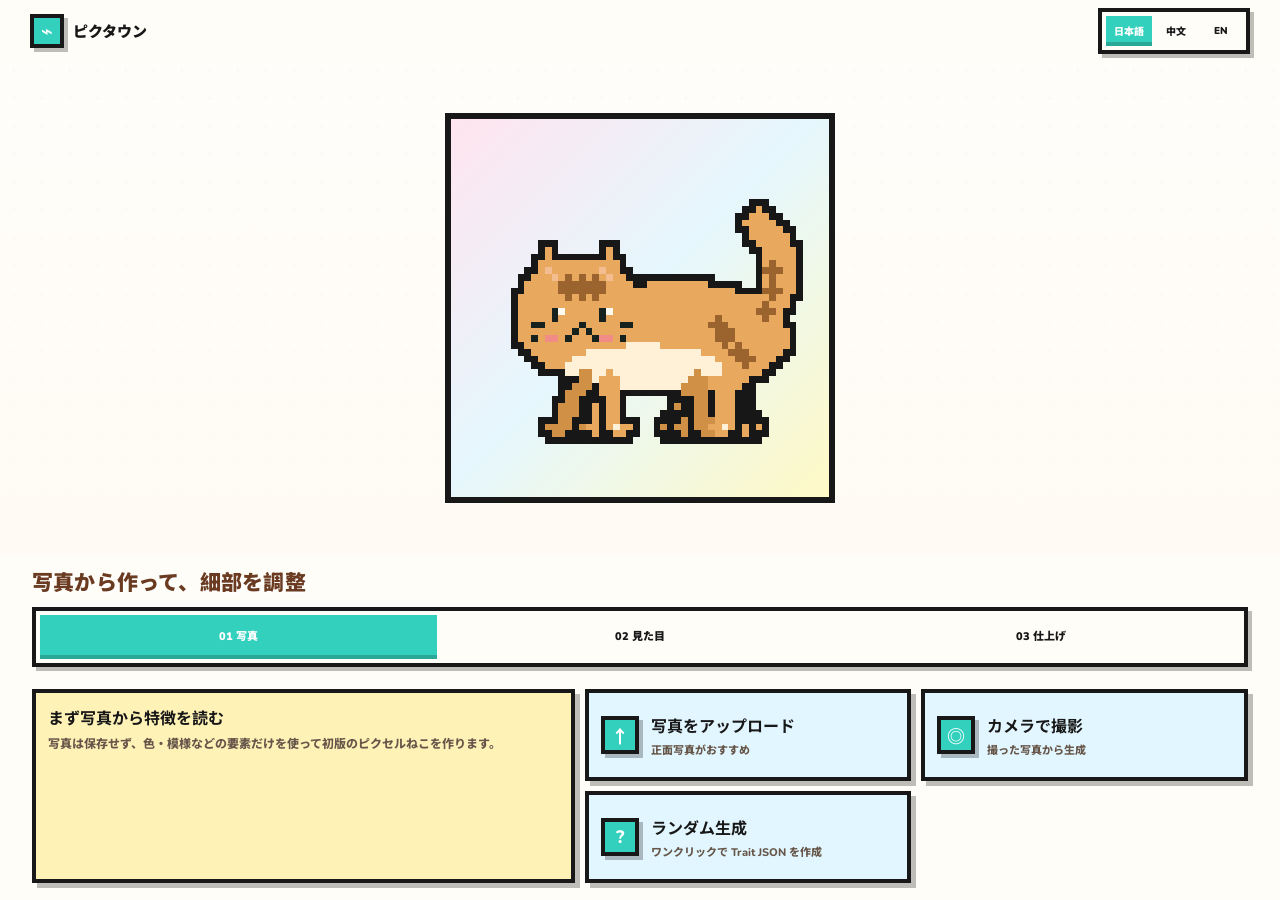
<file: index.html>
<!doctype html>
<html lang="ja">
  <head>
    <meta charset="UTF-8" />
    <meta name="viewport" content="width=device-width, initial-scale=1.0" />
    <meta name="description" content="写真から特徴を読み取り、正方形のピクセルねこ头像を生成します。" />
    <title>ピクタウン</title>
    <link rel="preconnect" href="https://fonts.googleapis.com" />
    <link rel="preconnect" href="https://fonts.gstatic.com" crossorigin />
    <link href="https://fonts.googleapis.com/css2?family=Nunito:wght@400;500;600;700;800;900&family=Noto+Sans+SC:wght@400;500;700&family=Press+Start+2P&display=swap" rel="stylesheet" />
    <link rel="stylesheet" href="./style.css?v=20260610-maker-parts" />
    <style>
      .game-header {
        grid-template-columns: auto 1fr !important;
        border-bottom: 0 !important;
      }
      .download-btn {
        display: none !important;
      }
      .avatar-preview {
        background: linear-gradient(135deg, rgba(255, 226, 239, .9), rgba(225, 246, 255, .86) 48%, rgba(255, 249, 192, .88)), #fffaf0;
        box-shadow: none !important;
      }
      .hero-stage {
        grid-template-rows: minmax(0, 1fr) !important;
      }
      .preview-arena::before {
        content: none !important;
        display: none !important;
      }
      .wallpaper-frame {
        padding: 0 !important;
      }
      .customizer-top {
        position: static !important;
      }
      .drawer-toggle {
        display: none !important;
      }
      .avatar-preview .background-scene {
        display: none !important;
      }
      .avatar-preview .paper-grain {
        display: none !important;
      }
      .avatar-preview .pose-ring {
        display: none !important;
      }
      .avatar-preview .portrait-card {
        top: 50%;
        width: 100%;
        height: 100%;
        place-items: center;
        transform: translate(-50%, -50%) !important;
        filter: none !important;
      }
      .avatar-preview .avatar-frame {
        width: min(90%, 340px);
        aspect-ratio: 1 / 1;
        border: 0 !important;
        outline: 0 !important;
        overflow: visible;
        background: transparent;
      }
      .avatar-preview .avatar-frame .photo-placeholder svg {
        width: 100%;
        height: 100%;
        transform: translateY(0);
        filter: none !important;
      }
      @media (max-width: 700px) {
        .avatar-preview .avatar-frame {
          width: min(92%, 265px);
        }
        .avatar-preview .avatar-frame .photo-placeholder svg {
          width: 100%;
          height: 100%;
        }
      }
    </style>
  </head>
  <body>
    <main class="game-shell">
      <header class="game-header">
        <a class="brand" href="#" aria-label="ピクタウン"><span class="brand-mark">⌁</span><span data-i18n="brand">ピクタウン</span></a>
        <div class="language-switch" aria-label="Language">
          <button type="button" class="lang-btn is-active" data-lang="ja">日本語</button>
          <button type="button" class="lang-btn" data-lang="zh">中文</button>
          <button type="button" class="lang-btn" data-lang="en">EN</button>
        </div>
      </header>

      <section class="hero-stage" aria-label="Avatar preview">
        <div class="preview-arena">
          <div class="arena-orbit orbit-one"></div>
          <div class="arena-orbit orbit-two"></div>
          <div class="wallpaper-frame">
            <div class="frame-corner corner-a"></div><div class="frame-corner corner-b"></div>
            <div id="wallpaper" class="wallpaper avatar-preview">
              <div id="background-scene" class="background-scene" aria-hidden="true"></div>
              <div class="paper-grain"></div>
              <div id="pose-ring" class="pose-ring" aria-hidden="true"></div>
              <div class="portrait-card">
                <div class="photo-frame avatar-frame">
                  <img id="photo-preview" alt="猫咪照片预览" />
                  <div id="photo-placeholder" class="photo-placeholder" aria-hidden="true"><span class="placeholder-ears">⌃</span><span class="placeholder-face">• ᴗ •</span></div>
                </div>
                <div id="wallpaper-name" class="wallpaper-name">Mochi</div>
                <div class="wallpaper-caption">my tiny roommate</div>
              </div>
            </div>
          </div>
        </div>
      </section>

      <section class="customizer" aria-labelledby="customizer-title">
        <div class="customizer-top">
          <div><h2 id="customizer-title" data-i18n="customize">ねこの見た目をカスタム</h2></div>
          <div class="customizer-actions">
            <nav class="customizer-tabs" aria-label="设置分类">
              <button type="button" class="tab-btn is-active" data-tab="photo" data-i18n="photoStep">01 写真</button>
              <button type="button" class="tab-btn" data-tab="looks" data-i18n="looks">02 見た目</button>
              <button type="button" class="tab-btn" data-tab="profile" data-i18n="profile">03 仕上げ</button>
            </nav>
          </div>
        </div>

        <form id="cat-form">
          <section class="tab-panel is-active" data-panel="photo">
            <div class="flow-card step-card">
              <b data-i18n="analysisTitle">まず写真から特徴を読む</b>
              <p id="analysis-status" data-i18n="analysisIdle">写真は保存せず、色・模様などの要素だけを使って初版のピクセルねこを作ります。</p>
              <div id="feature-tags" class="feature-tags" aria-live="polite"></div>
            </div>
            <div class="capture-grid">
              <label class="upload-box" for="cat-photo"><input id="cat-photo" type="file" accept="image/*" /><span class="upload-icon">↑</span><span><b data-i18n="upload">写真をアップロード</b><small data-i18n="uploadHint">正面写真がおすすめ</small></span></label>
              <label class="upload-box" for="cat-camera"><input id="cat-camera" type="file" accept="image/*" capture="user" /><span class="upload-icon">◎</span><span><b data-i18n="camera">カメラで撮影</b><small data-i18n="cameraHint">撮った写真から生成</small></span></label>
              <button id="random-btn" class="upload-box random-box" type="button"><span class="upload-icon">?</span><span><b data-i18n="randomize">ランダム生成</b><small data-i18n="randomHint">ワンクリックで Trait JSON を作成</small></span></button>
            </div>
          </section>

          <section class="tab-panel" data-panel="looks">
            <div class="control-card trait-card">
              <fieldset><legend data-i18n="fur">毛並み</legend><div class="segmented-control"><label><input type="radio" name="fur" value="short" checked /><span data-i18n="shortFur">短毛</span></label><label><input type="radio" name="fur" value="long" /><span data-i18n="longFur">長毛</span></label></div></fieldset>
            </div>
            <div class="control-card trait-card">
              <fieldset><legend data-i18n="tail">しっぽ</legend><div class="segmented-control"><label><input type="radio" name="tail" value="long" checked /><span data-i18n="longTail">長い</span></label><label><input type="radio" name="tail" value="short" /><span data-i18n="shortTail">短い</span></label></div></fieldset>
            </div>
            <div class="control-card trait-card">
              <fieldset><legend data-i18n="legs">足の長さ</legend><div class="segmented-control"><label><input type="radio" name="legs" value="short" checked /><span data-i18n="shortLegs">短い</span></label><label><input type="radio" name="legs" value="long" /><span data-i18n="longLegs">長い</span></label></div></fieldset>
            </div>
            <div class="control-card trait-card">
              <fieldset><legend data-i18n="pattern">模様</legend><div class="segmented-control"><label><input type="radio" name="pattern" value="stripe" checked /><span data-i18n="stripe">しま模様</span></label><label><input type="radio" name="pattern" value="solid" /><span data-i18n="solid">単色</span></label><label><input type="radio" name="pattern" value="patch" /><span data-i18n="patch">ぶち</span></label></div></fieldset>
            </div>
            <div class="control-card color-card">
              <fieldset><legend data-i18n="mainColor">メインカラー</legend><div class="swatch-row">
                <label title="奶油橘"><input type="radio" name="color" value="#e8a85d" checked /><span style="--swatch:#e8a85d"></span></label><label title="焦糖棕"><input type="radio" name="color" value="#af765c" /><span style="--swatch:#af765c"></span></label><label title="灰蓝"><input type="radio" name="color" value="#8695a5" /><span style="--swatch:#8695a5"></span></label><label title="奶白"><input type="radio" name="color" value="#e5dccb" /><span style="--swatch:#e5dccb"></span></label><label title="墨黑"><input type="radio" name="color" value="#54545b" /><span style="--swatch:#54545b"></span></label>
              </div></fieldset>
            </div>
          </section>

          <section class="tab-panel" data-panel="profile">
            <label class="profile-field"><span><b data-i18n="catName">ねこの名前</b><small data-i18n="catNameHint">头像ファイル名に使います</small></span><input id="cat-name" type="text" value="Mochi" maxlength="18" placeholder="ねこの名前を入力" data-i18n-placeholder="catNamePlaceholder" /></label>
            <div class="download-grid">
              <button id="avatar-btn" class="secondary-btn" type="button"><span data-i18n="avatarDownload">头像を保存</span></button>
            </div>
            <div class="order-card">
              <b data-i18n="orderTitle">3Dプリント实体化</b>
              <p data-i18n="orderHint">気に入ったら、この猫を小さなフィギュアにできます。</p>
              <button id="order-btn" class="order-btn" type="button" data-i18n="orderButton">3Dプリントを相談</button>
              <div id="order-form" class="order-form" hidden>
                <label><span data-i18n="orderSize">サイズ</span><select id="order-size"><option>5cm</option><option>8cm</option><option>12cm</option></select></label>
                <label><span data-i18n="orderContact">連絡先</span><input id="order-contact" type="text" placeholder="メール / SNS" /></label>
                <textarea id="order-note" rows="2" placeholder="希望やメモ"></textarea>
                <button id="order-submit" class="secondary-btn" type="button" data-i18n="orderSubmit">下書きを作成</button>
                <p id="order-result" class="order-result"></p>
              </div>
            </div>
          </section>
        </form>
      </section>
    </main>
    <script src="https://cdn.jsdelivr.net/npm/gsap@3.13.0/dist/gsap.min.js"></script>
    <script src="./app.js?v=20260614-generate-fix"></script>
    <script src="./generate-fix.js?v=20260614-generate-fix"></script>
  </body>
</html>
</file>
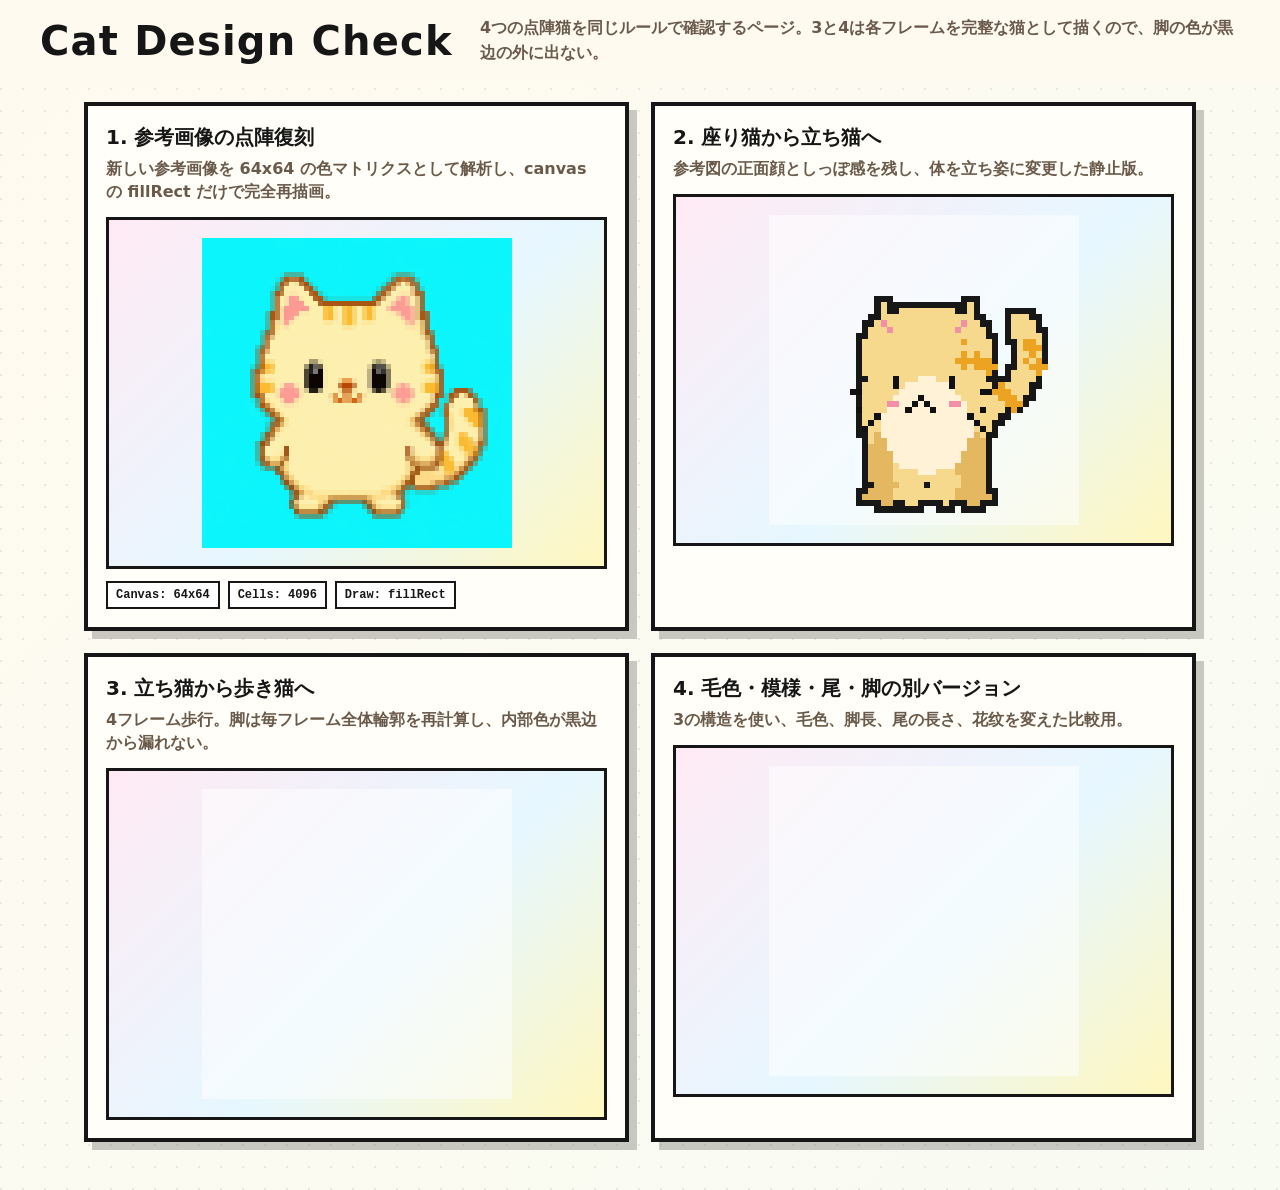
<file: cat-design-check.html>
<!doctype html>
<html lang="ja">
  <head>
    <meta charset="UTF-8" />
    <meta name="viewport" content="width=device-width, initial-scale=1.0" />
    <title>ピクタウン Cat Design Check</title>
    <style>
      :root {
        --ink: #161616;
        --paper: #fffaf0;
        --panel: #fffef8;
        --mint: #31c9b8;
        --shadow: rgba(22, 22, 22, .22);
      }
      * { box-sizing: border-box; }
      body {
        margin: 0;
        color: var(--ink);
        background:
          radial-gradient(circle at 1px 1px, rgba(22, 22, 22, .08) 1px, transparent 1.6px) 0 0 / 22px 22px,
          linear-gradient(135deg, #fffaf0, #f8fbf2);
        font-family: system-ui, -apple-system, BlinkMacSystemFont, "Noto Sans JP", "Noto Sans SC", sans-serif;
      }
      header {
        position: sticky;
        top: 0;
        z-index: 2;
        display: flex;
        align-items: center;
        justify-content: space-between;
        gap: 16px;
        padding: 16px clamp(16px, 4vw, 40px);
        background: rgba(255, 250, 240, .92);
        backdrop-filter: blur(10px);
      }
      h1 {
        margin: 0;
        font-size: clamp(22px, 4vw, 40px);
        letter-spacing: .03em;
      }
      .note {
        max-width: 760px;
        margin: 0;
        color: #6a5a4b;
        font-weight: 800;
        line-height: 1.55;
      }
      main {
        width: min(1180px, 100%);
        margin: 0 auto;
        padding: 20px clamp(14px, 3vw, 34px) 48px;
      }
      .grid {
        display: grid;
        grid-template-columns: repeat(2, minmax(0, 1fr));
        gap: 22px;
      }
      .card {
        min-width: 0;
        padding: 18px;
        background: var(--panel);
        border: 4px solid var(--ink);
        box-shadow: 8px 8px 0 var(--shadow);
      }
      .card h2 {
        margin: 0 0 6px;
        font-size: 20px;
      }
      .card p {
        margin: 0 0 14px;
        color: #6a5a4b;
        font-weight: 750;
        line-height: 1.45;
      }
      .stage {
        display: grid;
        place-items: center;
        min-height: 310px;
        padding: 18px;
        background: linear-gradient(135deg, #ffeaf4, #e6f7ff 56%, #fff7bf);
        border: 3px solid var(--ink);
        overflow: hidden;
      }
      svg, canvas {
        width: min(100%, 310px);
        height: auto;
        image-rendering: pixelated;
        shape-rendering: crispEdges;
      }
      .replica svg { width: min(100%, 380px); }
      .legend {
        display: flex;
        flex-wrap: wrap;
        gap: 8px;
        margin-top: 12px;
      }
      .chip {
        display: inline-flex;
        align-items: center;
        gap: 6px;
        padding: 5px 8px;
        border: 2px solid var(--ink);
        background: #fff;
        font: 700 12px ui-monospace, SFMono-Regular, Menlo, monospace;
      }
      .swatch {
        width: 18px;
        height: 18px;
        border: 2px solid var(--ink);
      }
      .frame {
        opacity: 0;
        animation: frame-a 1s steps(1, end) infinite;
      }
      .frame-b { animation-name: frame-b; }
      .frame-c { animation-name: frame-c; }
      .frame-d { animation-name: frame-d; }
      @keyframes frame-a {
        0%, 24.99% { opacity: 1; }
        25%, 100% { opacity: 0; }
      }
      @keyframes frame-b {
        0%, 24.99%, 50%, 100% { opacity: 0; }
        25%, 49.99% { opacity: 1; }
      }
      @keyframes frame-c {
        0%, 49.99%, 75%, 100% { opacity: 0; }
        50%, 74.99% { opacity: 1; }
      }
      @keyframes frame-d {
        0%, 74.99% { opacity: 0; }
        75%, 100% { opacity: 1; }
      }
      @media (max-width: 820px) {
        .grid { grid-template-columns: 1fr; }
        header { align-items: flex-start; flex-direction: column; }
      }
    </style>
  </head>
  <body>
    <header>
      <h1>Cat Design Check</h1>
      <p class="note">4つの点陣猫を同じルールで確認するページ。3と4は各フレームを完整な猫として描くので、脚の色が黒边の外に出ない。</p>
    </header>
    <main>
      <section class="grid">
        <article class="card replica">
          <h2>1. 参考画像の点陣復刻</h2>
          <p>新しい参考画像を 64x64 の色マトリクスとして解析し、canvas の fillRect だけで完全再描画。</p>
          <div class="stage" id="replica-stage"></div>
          <div class="legend" id="legend"></div>
        </article>
        <article class="card">
          <h2>2. 座り猫から立ち猫へ</h2>
          <p>参考図の正面顔としっぽ感を残し、体を立ち姿に変更した静止版。</p>
          <div class="stage" id="standing-stage"></div>
        </article>
        <article class="card">
          <h2>3. 立ち猫から歩き猫へ</h2>
          <p>4フレーム歩行。脚は毎フレーム全体輪郭を再計算し、内部色が黒边から漏れない。</p>
          <div class="stage" id="walk-stage"></div>
        </article>
        <article class="card">
          <h2>4. 毛色・模様・尾・脚の別バージョン</h2>
          <p>3の構造を使い、毛色、脚長、尾の長さ、花纹を変えた比較用。</p>
          <div class="stage" id="variant-stage"></div>
        </article>
      </section>
    </main>

    <script>
      const COLORS = {
        ".": "transparent",
        A: "#f7d98d",
        O: "#a5663f",
        Y: "#eca321",
        R: "#f48fa8",
        M: "#d88932",
        K: "#111111",
        W: "#fff2d6",
        C: "#efe4c8",
        G: "#8f8f80",
      };
      const REPLICA_GRID_SIZE = 64;
const REPLICA_PIXEL_HEX_ROWS = [
  "[base64]",
  "[base64]",
  "[base64]",
  "[base64]",
  "[base64]",
  "[base64]",
  "[base64]",
  "[base64]",
  "[base64]",
  "[base64]",
  "[base64]",
  "[base64]",
  "[base64]",
  "[base64]",
  "[base64]",
  "[base64]",
  "[base64]",
  "[base64]",
  "[base64]",
  "[base64]",
  "[base64]",
  "[base64]",
  "[base64]",
  "[base64]",
  "[base64]",
  "[base64]",
  "[base64]",
  "[base64]",
  "[base64]",
  "[base64]",
  "[base64]",
  "[base64]",
  "[base64]",
  "[base64]",
  "[base64]",
  "[base64]",
  "[base64]",
  "[base64]",
  "[base64]",
  "[base64]",
  "[base64]",
  "[base64]",
  "[base64]",
  "[base64]",
  "[base64]",
  "[base64]",
  "[base64]",
  "[base64]",
  "[base64]",
  "[base64]",
  "[base64]",
  "[base64]",
  "[base64]",
  "[base64]",
  "[base64]",
  "[base64]",
  "[base64]",
  "[base64]",
  "[base64]",
  "[base64]",
  "[base64]",
  "[base64]",
  "[base64]",
  "[base64]"
];

      const dot = (x, y, fill, size = 1, attrs = "") =>
        `<rect x="${x}" y="${y}" width="${size}" height="${size}" fill="${fill}" ${attrs}/>`;

      function svgWrap(width, height, body, label, scale = 1) {
        return `<svg viewBox="0 0 ${width} ${height}" role="img" aria-label="${label}">
          <rect x="0" y="0" width="${width}" height="${height}" fill="rgba(255,255,255,.55)"/>
          ${body}
        </svg>`;
      }

      function drawReplicaCanvas() {
        const canvas = document.createElement("canvas");
        const cell = 10;
        canvas.width = REPLICA_GRID_SIZE * cell;
        canvas.height = REPLICA_GRID_SIZE * cell;
        canvas.setAttribute("aria-label", "64x64 canvas replica from uploaded pixel image");
        const ctx = canvas.getContext("2d");
        ctx.imageSmoothingEnabled = false;
        REPLICA_PIXEL_HEX_ROWS.forEach((row, y) => {
          for (let x = 0; x < REPLICA_GRID_SIZE; x++) {
            ctx.fillStyle = `#${row.slice(x * 6, x * 6 + 6)}`;
            ctx.fillRect(x * cell, y * cell, cell, cell);
          }
        });
        return canvas;
      }

      function key(x, y) { return `${Math.round(x)},${Math.round(y)}`; }
      function makeMap() { return new Map(); }
      function put(map, x, y, fill) {
        const px = Math.round(x);
        const py = Math.round(y);
        if (px >= 0 && px < 50 && py >= 0 && py < 50) map.set(key(px, py), { x: px, y: py, fill });
      }
      function disk(map, cx, cy, r, fill) {
        for (let y = Math.floor(cy - r - 1); y <= Math.ceil(cy + r + 1); y++) {
          for (let x = Math.floor(cx - r - 1); x <= Math.ceil(cx + r + 1); x++) {
            if ((x - cx) ** 2 + (y - cy) ** 2 <= r ** 2) put(map, x, y, fill);
          }
        }
      }
      function ellipse(map, cx, cy, rx, ry, fill) {
        for (let y = Math.floor(cy - ry - 1); y <= Math.ceil(cy + ry + 1); y++) {
          for (let x = Math.floor(cx - rx - 1); x <= Math.ceil(cx + rx + 1); x++) {
            if (((x - cx) / rx) ** 2 + ((y - cy) / ry) ** 2 <= 1) put(map, x, y, fill);
          }
        }
      }
      function triangle(map, points, fill) {
        const area = (a, b, c) => Math.abs((a.x * (b.y - c.y) + b.x * (c.y - a.y) + c.x * (a.y - b.y)) / 2);
        const total = area(points[0], points[1], points[2]);
        const xs = points.map((p) => p.x);
        const ys = points.map((p) => p.y);
        for (let y = Math.min(...ys) - 1; y <= Math.max(...ys) + 1; y++) {
          for (let x = Math.min(...xs) - 1; x <= Math.max(...xs) + 1; x++) {
            const p = { x, y };
            if (Math.abs(area(p, points[1], points[2]) + area(points[0], p, points[2]) + area(points[0], points[1], p) - total) < .35) put(map, x, y, fill);
          }
        }
      }
      function line(map, points, r, fill) {
        points.slice(1).forEach((point, index) => {
          const prev = points[index];
          const steps = Math.max(Math.abs(point.x - prev.x), Math.abs(point.y - prev.y)) * 4;
          for (let i = 0; i <= steps; i++) {
            const t = i / steps;
            disk(map, prev.x + (point.x - prev.x) * t, prev.y + (point.y - prev.y) * t, r, fill);
          }
        });
      }
      function outlineFor(coat, ink = "#171717") {
        const out = new Map();
        coat.forEach(({ x, y }) => {
          for (let oy = -1; oy <= 1; oy++) {
            for (let ox = -1; ox <= 1; ox++) {
              const px = x + ox;
              const py = y + oy;
              if (px < 0 || px >= 50 || py < 0 || py >= 50 || coat.has(key(px, py))) continue;
              put(out, px, py, ink);
            }
          }
        });
        return out;
      }
      function drawMap(coat, detail = new Map()) {
        const outline = outlineFor(coat);
        return [...outline.values(), ...coat.values(), ...detail.values()]
          .map((p) => dot(p.x, p.y, p.fill))
          .join("");
      }

      function makeCat(opts = {}, step = 0) {
        const coat = makeMap();
        const detail = makeMap();
        const main = opts.main || COLORS.A;
        const belly = opts.belly || COLORS.W;
        const stripe = opts.stripe || COLORS.Y;
        const cheek = opts.cheek || COLORS.R;
        const eye = COLORS.K;
        const tail = opts.tail || "normal";
        const leg = opts.leg || "normal";
        const bodyOffset = opts.pose === "stand" ? 0 : 0;

        if (opts.mode === "side-walk") {
          ellipse(coat, 30, 28.8 + bodyOffset, 15.4, 7.5, main);
          ellipse(coat, 15.6, 25.6, 9.1, 8.2, main);
          ellipse(detail, 25, 33.2, 11.6, 3.2, belly);
          triangle(coat, [{ x: 8, y: 22 }, { x: 11, y: 16 }, { x: 16, y: 22 }], main);
          triangle(coat, [{ x: 15, y: 22 }, { x: 20, y: 16 }, { x: 23, y: 22 }], main);
          [[11, 19], [12, 20], [19, 19], [20, 20]].forEach(([x, y]) => put(detail, x, y, cheek));
          if (tail === "long") line(coat, [{ x: 42, y: 28 }, { x: 46, y: 23 }, { x: 46, y: 15 }, { x: 43, y: 10 }], 2.1, main);
          else line(coat, [{ x: 42, y: 29 }, { x: 46, y: 26 }, { x: 46, y: 21 }], 1.9, main);
          const legEndY = leg === "long" ? 43.2 : 41.7;
          const hipY = 35.0;
          const s = step === 1 ? 1 : step === 2 ? -1 : 0;
          [
            { hip: 16.5, foot: 15.1 + s * 2.0, far: true },
            { hip: 20.0, foot: 18.9 - s * 1.8, far: false },
            { hip: 33.0, foot: 32.0 - s * 2.0, far: true },
            { hip: 37.0, foot: 38.4 + s * 1.7, far: false },
          ].forEach(({ hip, foot, far }) => {
            const fill = far ? opts.farLeg || "#d1904a" : main;
            line(coat, [{ x: hip, y: hipY }, { x: (hip + foot) / 2, y: s ? 37.2 : 38.1 }, { x: foot, y: legEndY }], far ? 1.15 : 1.3, fill);
            ellipse(coat, foot + (foot < hip ? -.55 : .55), legEndY + .5, far ? 1.75 : 2.05, 1.05, fill);
          });
        } else if (opts.mode === "front-stand") {
          ellipse(coat, 25, 30.5, 10.6, 11.8, main);
          ellipse(coat, 25, 22.7, 10.8, 8.6, main);
          triangle(coat, [{ x: 15, y: 21 }, { x: 18, y: 14 }, { x: 23, y: 21 }], main);
          triangle(coat, [{ x: 27, y: 21 }, { x: 32, y: 14 }, { x: 35, y: 21 }], main);
          ellipse(detail, 25, 33.6, 7.2, 7.7, belly);
          [[18, 17], [19, 18], [31, 17], [30, 18]].forEach(([x, y]) => put(detail, x, y, cheek));
          line(coat, [{ x: 35, y: 31 }, { x: 40, y: 27 }, { x: 42, y: 21 }, { x: 40, y: 17 }], 1.85, main);
          [[31, 20], [32, 23], [41, 20], [41, 23]].forEach(([x, y]) => disk(detail, x, y, .9, stripe));
          [
            [18.2, 39.4, 2.6, 5.3, "#e4b861"],
            [22.4, 40.0, 2.7, 5.8, main],
            [28.0, 40.0, 2.7, 5.8, main],
            [32.4, 39.4, 2.6, 5.3, "#e4b861"],
          ].forEach(([cx, cy, rx, ry, fill]) => {
            ellipse(coat, cx, cy, rx, ry, fill);
            ellipse(coat, cx, 44.8, rx + .7, 1.25, fill);
          });
          [[15, 34], [16, 33], [17, 32], [34, 34], [33, 33], [32, 32]].forEach(([x, y]) => put(detail, x, y, eye));
        } else {
          ellipse(coat, 24, 29, 11.5, 13.8, main);
          ellipse(coat, 24, 24, 10.3, 8.3, main);
          triangle(coat, [{ x: 14, y: 22 }, { x: 17, y: 14 }, { x: 22, y: 22 }], main);
          triangle(coat, [{ x: 26, y: 22 }, { x: 31, y: 14 }, { x: 34, y: 22 }], main);
          ellipse(detail, 24, 34, 7.4, 7.2, belly);
          [[18, 17], [19, 18], [30, 17], [29, 18]].forEach(([x, y]) => put(detail, x, y, cheek));
          line(coat, [{ x: 33, y: 33 }, { x: 40, y: 28 }, { x: 42, y: 20 }], 1.9, main);
          ellipse(coat, 17, 39, 2.8, 5.2, main);
          ellipse(coat, 29, 39, 2.8, 5.2, main);
          ellipse(coat, 16.5, 44, 3.2, 1.4, main);
          ellipse(coat, 29.5, 44, 3.2, 1.4, main);
        }
        [[20, 26], [20, 27], [29, 26], [29, 27], [24, 29], [23, 30], [25, 30], [22, 31], [26, 31]].forEach(([x, y]) => put(detail, x, y, eye));
        [[19, 30], [20, 30], [29, 30], [30, 30]].forEach(([x, y]) => put(detail, x, y, cheek));
        [[14, 28], [13, 28], [34, 28], [35, 28], [14, 31], [34, 31]].forEach(([x, y]) => put(detail, x, y, eye));
        (opts.pattern || [[31, 23], [33, 23], [35, 24], [37, 28], [38, 29], [39, 30], [42, 21], [43, 24]]).forEach(([x, y]) => disk(detail, x, y, 1, stripe));
        return drawMap(coat, detail);
      }

      function staticSvg(body, label) {
        return svgWrap(50, 50, body, label);
      }
      function walkingSvg(opts, label) {
        const frames = [
          makeCat(opts, 0),
          makeCat(opts, 1),
          makeCat(opts, 0),
          makeCat(opts, 2),
        ];
        return svgWrap(50, 50, frames.map((body, i) => `<g class="frame frame-${"abcd"[i]}">${body}</g>`).join(""), label);
      }

      document.querySelector("#replica-stage").replaceChildren(drawReplicaCanvas());
      document.querySelector("#standing-stage").innerHTML = staticSvg(makeCat({ mode: "front-stand" }), "standing front cat");
      document.querySelector("#walk-stage").innerHTML = walkingSvg({ mode: "side-walk" }, "walking cat");
      document.querySelector("#variant-stage").innerHTML = walkingSvg({
        mode: "side-walk",
        main: "#f7f1df",
        belly: "#fffaf0",
        stripe: "#6f6f65",
        farLeg: "#c9c2af",
        tail: "long",
        leg: "long",
        pattern: [[14, 21], [15, 21], [16, 22], [36, 26], [37, 27], [38, 28], [39, 29], [43, 15], [44, 18], [44, 21]],
      }, "walking cat variant");

      document.querySelector("#legend").innerHTML = [
        ["Canvas", "64x64"],
        ["Cells", String(REPLICA_GRID_SIZE * REPLICA_GRID_SIZE)],
        ["Draw", "fillRect"]
      ].map(([label, value]) => `<span class="chip">${label}: ${value}</span>`).join("");
    </script>
  </body>
</html>
</file>
<file: style.css>
:root {
  --ink: #181818;
  --shadow: rgba(24, 24, 24, .28);
  --cream: #fffaf0;
  --paper: #fffdf7;
  --panel: #fff4d8;
  --pink: #ffe2ef;
  --blue: #e1f6ff;
  --yellow: #ffd95c;
  --mint: #33d0bd;
  --green: #b9e878;
  --muted: #67574a;
  font-family: Nunito, "Noto Sans SC", system-ui, sans-serif;
}

* { box-sizing: border-box; }
html, body { height: 100%; }
body {
  margin: 0;
  min-width: 320px;
  overflow: hidden;
  color: var(--ink);
  background: var(--cream);
  font-weight: 800;
}
button, input { font: inherit; }
button { cursor: pointer; }
.sr-only {
  position: absolute;
  width: 1px;
  height: 1px;
  overflow: hidden;
  clip: rect(0, 0, 0, 0);
  white-space: nowrap;
}

.game-shell {
  height: 100dvh;
  display: grid;
  grid-template-rows: 62px minmax(42vh, 1fr) auto;
  overflow: hidden;
  background:
    linear-gradient(180deg, rgba(255, 255, 255, .72), rgba(255, 250, 240, .96)),
    radial-gradient(#eadfca 1px, transparent 1px);
  background-size: 100% 100%, 28px 28px;
  transition: grid-template-rows .42s ease;
}

.game-header {
  display: grid;
  grid-template-columns: auto 1fr;
  align-items: center;
  gap: 10px;
  padding: 0 clamp(12px, 3vw, 30px);
  border-bottom: 0;
  background: var(--paper);
  z-index: 5;
}
.brand {
  display: flex;
  align-items: center;
  gap: 9px;
  color: var(--ink);
  font-size: 15px;
  font-weight: 900;
  text-decoration: none;
}
.brand-mark {
  display: grid;
  width: 34px;
  height: 34px;
  place-items: center;
  border: 4px solid var(--ink);
  color: #fff;
  background: var(--mint);
  box-shadow: 4px 4px 0 var(--shadow);
  font-size: 20px;
}

.language-switch {
  justify-self: end;
  display: flex;
  gap: 3px;
  padding: 4px;
  border: 4px solid var(--ink);
  background: var(--paper);
  box-shadow: 4px 4px 0 var(--shadow);
}
.lang-btn,
.tab-btn {
  border: 0;
  color: var(--ink);
  background: transparent;
  font-weight: 900;
}
.lang-btn {
  min-width: 42px;
  padding: 7px 8px;
  font-size: 10px;
}
.lang-btn.is-active,
.tab-btn.is-active {
  color: #fff;
  background: var(--mint);
  box-shadow: inset 0 -4px 0 rgba(0, 0, 0, .2);
}
.hero-stage {
  min-height: 0;
  display: grid;
  grid-template-rows: minmax(0, 1fr);
  padding: 12px clamp(12px, 3vw, 32px) 12px;
}
.stage-heading {
  display: none;
  align-items: center;
  justify-content: center;
}
h1, h2 {
  margin: 0;
  color: #6a3b20;
  font-weight: 900;
  letter-spacing: .01em;
  text-shadow: 2px 2px 0 #fff;
}
h1 {
  font-size: clamp(22px, 3.2vw, 34px);
  line-height: 1.12;
  text-align: center;
}
h2 { font-size: 21px; }

.preview-arena {
  position: relative;
  min-height: 0;
  display: grid;
  place-items: center;
  overflow: hidden;
}
.preview-arena::before {
  display: none;
}
.preview-arena::after,
.arena-orbit,
.frame-corner {
  display: none;
}

.wallpaper-frame {
  position: relative;
  display: grid;
  width: 100%;
  height: 100%;
  place-items: center;
  padding: 0;
}
.wallpaper {
  --grain-color: #cfdbd4;
  position: relative;
  max-height: 100%;
  overflow: hidden;
  border: 6px solid var(--ink);
  background: #fffaf0;
  box-shadow: none;
  image-rendering: pixelated;
  transition: width .35s ease;
}
.wallpaper-mobile {
  width: min(36vh, 320px);
  aspect-ratio: 9 / 16;
}
.avatar-preview {
  width: min(44vh, 390px);
  aspect-ratio: 1 / 1;
  background:
    linear-gradient(135deg, rgba(255, 226, 239, .9), rgba(225, 246, 255, .86) 48%, rgba(255, 249, 192, .88)),
    #fffaf0;
}
.background-scene,
.paper-grain,
.pose-ring {
  position: absolute;
  inset: 0;
}
.background-scene svg {
  display: block;
  width: 100%;
  height: 100%;
  filter: saturate(1.18) contrast(1.04);
}
.avatar-preview .background-scene {
  display: none;
}
.paper-grain {
  opacity: .18;
  background-image: radial-gradient(var(--grain-color) 1px, transparent 1px);
  background-size: 12px 12px;
}
.avatar-preview .paper-grain {
  display: none;
}
.avatar-preview .pose-ring {
  display: none;
}
.pose {
  --size: 23%;
  position: absolute;
  width: var(--size);
  z-index: 2;
  filter: drop-shadow(3px 3px 0 #fff) drop-shadow(5px 5px 0 var(--shadow));
  will-change: transform;
}
.pose svg {
  display: block;
  width: 100%;
  overflow: visible;
  shape-rendering: crispEdges;
}
.pose-0 { top: 14%; left: 8%; transform: rotate(-8deg); }
.pose-1 { top: 14%; right: 7%; transform: rotate(8deg); }
.pose-2 { top: 40%; left: 8%; transform: rotate(-4deg); }
.pose-3 { top: 40%; right: 7%; transform: rotate(7deg); }
.pose-4 { bottom: 14%; left: 8%; transform: rotate(5deg); }
.pose-5 { right: 7%; bottom: 14%; transform: rotate(-7deg); }
.pose-6 { display: none; }

.portrait-card {
  position: absolute;
  top: 51%;
  left: 50%;
  display: grid;
  justify-items: center;
  z-index: 4;
  transform: translate(-50%, -50%) rotate(-4deg);
  filter: drop-shadow(7px 7px 0 #fff) drop-shadow(13px 13px 0 var(--shadow));
}
.avatar-preview .portrait-card {
  top: 50%;
  width: 100%;
  height: 100%;
  place-items: center;
  transform: translate(-50%, -50%);
  filter: none;
}
.photo-frame {
  position: relative;
  width: clamp(150px, 58vw, 246px);
  aspect-ratio: 4 / 5;
  overflow: hidden;
  border: 7px solid #fff;
  outline: 5px solid var(--ink);
  background: #f4ead7;
}
.avatar-frame {
  width: min(90%, 340px);
  aspect-ratio: 1 / 1;
  border: 0;
  outline: 0;
  overflow: visible;
  background: transparent;
}
#photo-preview {
  display: none;
  width: 100%;
  height: 100%;
  object-fit: cover;
  image-rendering: pixelated;
  filter: saturate(1.16) contrast(1.08);
}
.photo-placeholder {
  position: absolute;
  inset: 0;
  display: grid;
  place-items: center;
  color: #5c776d;
  font-size: 14px;
}
.photo-placeholder svg {
  width: 100%;
  height: 100%;
  transform: translateY(0);
  shape-rendering: crispEdges;
}
.avatar-frame .photo-placeholder svg {
  width: 100%;
  height: 100%;
  transform: translateY(0);
  filter: none;
}
.dot-avatar {
  shape-rendering: crispEdges;
}
.cat-body {
  animation: cat-body-bob .96s steps(1, end) infinite;
}
.walk-frame {
  animation: walk-step-a .96s steps(1, end) infinite;
}
.walk-frame-b {
  animation-name: walk-step-b;
}
.walk-frame-c {
  animation-name: walk-step-c;
}
.walk-frame-d {
  animation-name: walk-step-d;
}
@keyframes cat-body-bob {
  0%, 49.99%, 100% { transform: translateY(0); }
  25%, 74.99% { transform: translateY(-1px); }
}
@keyframes walk-step-a {
  0%, 24.99% { opacity: 1; }
  25%, 100% { opacity: 0; }
}
@keyframes walk-step-b {
  0%, 24.99%, 50%, 100% { opacity: 0; }
  25%, 49.99% { opacity: 1; }
}
@keyframes walk-step-c {
  0%, 49.99%, 75%, 100% { opacity: 0; }
  50%, 74.99% { opacity: 1; }
}
@keyframes walk-step-d {
  0%, 74.99% { opacity: 0; }
  75%, 100% { opacity: 1; }
}
@media (prefers-reduced-motion: reduce) {
  .cat-body,
  .walk-frame { animation: none; }
  .walk-frame-b,
  .walk-frame-c,
  .walk-frame-d { opacity: 0; }
}
.placeholder-ears {
  position: absolute;
  top: 19%;
  font-size: 65px;
  letter-spacing: -16px;
  transform: scaleX(1.35);
}
.placeholder-face {
  position: relative;
  font-weight: 900;
  letter-spacing: 4px;
}
.wallpaper-name {
  display: none;
  margin-top: 10px;
  color: #222;
  font-size: clamp(19px, 2.3vw, 34px);
  font-weight: 900;
  letter-spacing: -.04em;
  text-transform: lowercase;
}
.wallpaper-caption {
  display: none;
  color: #60766e;
  font-size: 7px;
  font-weight: 900;
  letter-spacing: .2em;
  text-transform: uppercase;
}

.customizer {
  max-height: calc(55vh - 62px);
  overflow: auto;
  padding: 12px clamp(12px, 3vw, 32px) 17px;
  border-top: 0;
  background: var(--paper);
  box-shadow: none;
  z-index: 4;
}
.customizer::before {
  content: "";
  display: none;
  width: 48px;
  height: 5px;
  margin: 0 auto 11px;
  background: var(--ink);
}
.customizer-top {
  position: static;
  top: 0;
  z-index: 5;
  display: grid;
  grid-template-columns: 1fr auto;
  gap: 10px;
  margin: -12px calc(clamp(12px, 3vw, 32px) * -1) 12px;
  padding: 12px clamp(12px, 3vw, 32px) 10px;
  background: var(--paper);
}
.customizer-actions {
  grid-column: 1 / -1;
  display: block;
  align-items: center;
}
.customizer-tabs {
  display: grid;
  grid-template-columns: repeat(3, minmax(0, 1fr));
  gap: 4px;
  padding: 4px;
  border: 4px solid var(--ink);
  background: var(--paper);
  box-shadow: 4px 4px 0 var(--shadow);
}
.tab-btn {
  min-height: 44px;
  padding: 8px 5px;
  font-size: 11px;
  line-height: 1.15;
}
.tab-panel {
  display: none;
  gap: 10px;
  min-height: 80px;
}
.tab-panel.is-active {
  display: grid;
  grid-template-columns: repeat(5, 1fr);
}
.tab-panel[data-panel="photo"].is-active {
  grid-template-columns: minmax(230px, .9fr) 1.1fr;
}
fieldset {
  min-width: 0;
  margin: 0;
  padding: 0;
  border: 0;
}
.control-card,
.profile-field,
.upload-box,
.background-option {
  min-width: 0;
  padding: 12px;
  border: 4px solid var(--ink);
  background: var(--panel);
  box-shadow: 5px 5px 0 var(--shadow);
}
.control-card:nth-child(1) { background: var(--pink); }
.control-card:nth-child(2) { background: var(--blue); }
.control-card:nth-child(3) { background: #fff2b7; }
.control-card:nth-child(4) { background: #ffe2bd; }
.control-card:nth-child(5) { background: #ddf3b1; }
legend {
  margin-bottom: 8px;
  color: #6a3b20;
  font-size: 14px;
  font-weight: 900;
}
.segmented-control {
  display: flex;
  gap: 5px;
  padding: 4px;
  border: 4px solid var(--ink);
  background: var(--paper);
}
.segmented-control label {
  flex: 1;
}
.segmented-control input,
.swatch-row input,
.background-options input {
  position: absolute;
  opacity: 0;
  pointer-events: none;
}
.segmented-control span {
  display: block;
  min-height: 38px;
  padding: 10px 7px;
  color: var(--muted);
  background: var(--paper);
  font-size: 13px;
  font-weight: 900;
  text-align: center;
}
.segmented-control input:checked + span {
  color: #fff;
  background: var(--mint);
  box-shadow: inset 0 -4px 0 rgba(0, 0, 0, .22);
}
.swatch-row {
  display: flex;
  flex-wrap: wrap;
  gap: 10px;
}
.swatch-row span {
  display: block;
  width: 32px;
  height: 32px;
  border: 4px solid var(--ink);
  background: var(--swatch);
  box-shadow: 3px 3px 0 var(--shadow);
}
.swatch-row input:checked + span {
  outline: 4px solid var(--yellow);
  transform: translate(-1px, -1px);
}
.background-options {
  display: grid;
  grid-template-columns: repeat(3, 1fr);
  gap: 12px;
}
.background-option {
  display: flex;
  min-height: 76px;
  align-items: center;
  gap: 11px;
  background: #fff2b7;
}
.background-icon {
  display: grid;
  width: 42px;
  height: 42px;
  place-items: center;
  border: 4px solid var(--ink);
  color: #fff;
  background: #ff5e63;
  box-shadow: 4px 4px 0 var(--shadow);
  font-size: 25px;
}
.background-option b,
.background-option small {
  display: block;
}
.background-option b {
  color: #6a3b20;
  font-size: 14px;
}
.background-option small {
  margin-top: 3px;
  color: var(--muted);
  font-size: 11px;
}
.background-options input:checked + .background-option {
  background: #fff8d9;
  outline: 5px solid var(--yellow);
}
.tab-panel[data-panel="profile"].is-active {
  grid-template-columns: 1fr 1fr;
  gap: 12px;
}
.profile-field,
.upload-box {
  display: flex;
  min-height: 78px;
  align-items: center;
  gap: 12px;
  background: var(--blue);
}
.profile-field span,
.upload-box span {
  display: grid;
}
.profile-field small,
.upload-box small {
  margin-top: 3px;
  color: var(--muted);
  font-size: 11px;
}
.profile-field input {
  width: min(55%, 250px);
  height: 40px;
  margin-left: auto;
  padding: 0 14px;
  border: 4px solid var(--ink);
  outline: none;
  color: var(--ink);
  background: var(--paper);
  box-shadow: 4px 4px 0 var(--shadow);
}
.upload-box {
  cursor: pointer;
}
.random-box {
  width: 100%;
  border-radius: 0;
  color: inherit;
  text-align: left;
}
.upload-box input {
  display: none;
}
.upload-icon {
  display: grid !important;
  width: 38px;
  height: 38px;
  place-items: center;
  border: 4px solid var(--ink);
  color: #fff;
  background: var(--mint);
  box-shadow: 4px 4px 0 var(--shadow);
  font-size: 18px;
}
.capture-grid,
.download-grid {
  display: grid;
  grid-template-columns: 1fr 1fr;
  gap: 10px;
}
.tab-panel[data-panel="photo"] .capture-grid {
  align-content: stretch;
}
.tab-panel[data-panel="photo"] .upload-box {
  min-height: 92px;
}
.step-card {
  background: #fff2b7;
}
.flow-card,
.order-card {
  min-width: 0;
  padding: 12px;
  border: 4px solid var(--ink);
  background: #fff2b7;
  box-shadow: 5px 5px 0 var(--shadow);
}
.flow-card p,
.order-card p,
.order-result {
  margin: 6px 0 0;
  color: var(--muted);
  font-size: 12px;
  line-height: 1.45;
}
.feature-tags {
  display: flex;
  flex-wrap: wrap;
  gap: 6px;
  margin-top: 8px;
}
.feature-tags span {
  display: inline-flex;
  align-items: center;
  min-height: 26px;
  padding: 4px 8px;
  border: 3px solid var(--ink);
  background: var(--paper);
  box-shadow: 2px 2px 0 var(--shadow);
  font-size: 11px;
  font-weight: 900;
}
.secondary-btn,
.order-btn {
  min-height: 46px;
  border: 4px solid var(--ink);
  color: var(--ink);
  background: var(--paper);
  box-shadow: 4px 4px 0 var(--shadow);
  font-weight: 900;
}
.order-btn {
  width: 100%;
  margin-top: 10px;
  color: #fff;
  background: var(--mint);
}
.order-form {
  display: grid;
  gap: 8px;
  margin-top: 10px;
}
.order-form label {
  display: grid;
  gap: 5px;
  color: #6a3b20;
  font-size: 12px;
  font-weight: 900;
}
.order-form input,
.order-form select,
.order-form textarea {
  width: 100%;
  border: 3px solid var(--ink);
  padding: 8px;
  color: var(--ink);
  background: var(--paper);
  box-shadow: 3px 3px 0 var(--shadow);
  font: inherit;
}

@media (max-width: 700px) {
  html,
  body {
    height: 100svh;
  }

  .game-shell {
    height: 100svh;
    grid-template-rows: 52px minmax(238px, 36svh) minmax(0, 1fr);
  }
  .game-header {
    grid-template-columns: auto 1fr;
    gap: 8px;
    padding: 0 10px;
  }
  .brand {
    gap: 7px;
    font-size: 13px;
  }
  .brand-mark {
    width: 30px;
    height: 30px;
    font-size: 18px;
    box-shadow: 3px 3px 0 var(--shadow);
  }
  .language-switch {
    padding: 3px;
    border-width: 3px;
    box-shadow: 3px 3px 0 var(--shadow);
  }
  .lang-btn {
    min-width: 30px;
    padding: 5px 5px;
    font-size: 9px;
  }
  .hero-stage {
    padding: 9px 10px;
  }
  h1 {
    max-width: 260px;
    font-size: 16px;
  }
  .preview-arena::before {
    display: none;
  }
  .wallpaper-frame {
    padding: 0;
  }
  .wallpaper {
    border-width: 4px;
    box-shadow: none;
  }
  .wallpaper-mobile {
    width: min(31svh, 238px);
  }
  .avatar-preview {
    width: min(34svh, 286px);
  }
  .pose {
    --size: 22%;
  }
  .photo-frame {
    width: clamp(118px, 43vw, 184px);
    border-width: 5px;
    outline-width: 4px;
  }
  .avatar-frame {
    width: min(92%, 265px);
  }
  .portrait-card {
    filter: drop-shadow(5px 5px 0 #fff) drop-shadow(9px 9px 0 var(--shadow));
  }
  .avatar-preview .portrait-card {
    filter: none;
  }
  .avatar-frame .photo-placeholder svg {
    width: 100%;
    height: 100%;
  }
  .customizer {
    min-height: 0;
    max-height: none;
    overflow-y: auto;
    overscroll-behavior: contain;
    -webkit-overflow-scrolling: touch;
    padding: 10px 10px calc(118px + env(safe-area-inset-bottom, 0px));
    border-top-width: 0;
    box-shadow: none;
  }
  .customizer-top {
    margin: -10px -10px 12px;
    padding: 10px 10px 10px;
  }
  .customizer-top > div:first-child {
    display: none;
  }
  .customizer-actions {
    display: block;
  }
  .customizer-tabs {
    border-width: 3px;
    box-shadow: 3px 3px 0 var(--shadow);
  }
  .tab-btn {
    min-height: 44px;
    padding: 8px 4px;
    font-size: 10px;
    white-space: normal;
  }
  .tab-panel.is-active {
    grid-template-columns: 1fr;
    gap: 9px;
    min-height: 0;
  }
  .tab-panel[data-panel="photo"].is-active {
    grid-template-columns: 1fr;
  }
  .control-card,
  .profile-field,
  .upload-box,
  .background-option {
    border-width: 3px;
    box-shadow: 4px 4px 0 var(--shadow);
  }
  .control-card {
    padding: 12px;
  }
  .segmented-control {
    border-width: 3px;
  }
  .segmented-control span {
    min-height: 40px;
    padding: 11px 6px;
    font-size: 12px;
  }
  .swatch-row {
    gap: 12px;
  }
  .swatch-row span {
    width: 32px;
    height: 32px;
    border-width: 3px;
  }
  .background-options {
    grid-template-columns: 1fr;
    gap: 9px;
  }
  .background-option {
    min-height: 61px;
    padding: 9px 10px;
  }
  .background-icon {
    width: 40px;
    height: 40px;
    border-width: 3px;
    font-size: 22px;
  }
  .tab-panel[data-panel="profile"].is-active {
    grid-template-columns: 1fr;
    gap: 9px;
  }
  .capture-grid,
  .download-grid {
    grid-template-columns: 1fr;
    gap: 9px;
  }
  .flow-card,
  .order-card {
    border-width: 3px;
    box-shadow: 4px 4px 0 var(--shadow);
  }
  .secondary-btn,
  .order-btn {
    border-width: 3px;
    box-shadow: 3px 3px 0 var(--shadow);
  }
  .profile-field,
  .upload-box {
    min-height: 68px;
    padding: 10px;
  }
  .profile-field input {
    width: 48%;
    min-height: 44px;
    border-width: 3px;
  }
  .upload-icon {
    width: 42px !important;
    height: 42px !important;
    border-width: 3px;
  }
}
</file>
